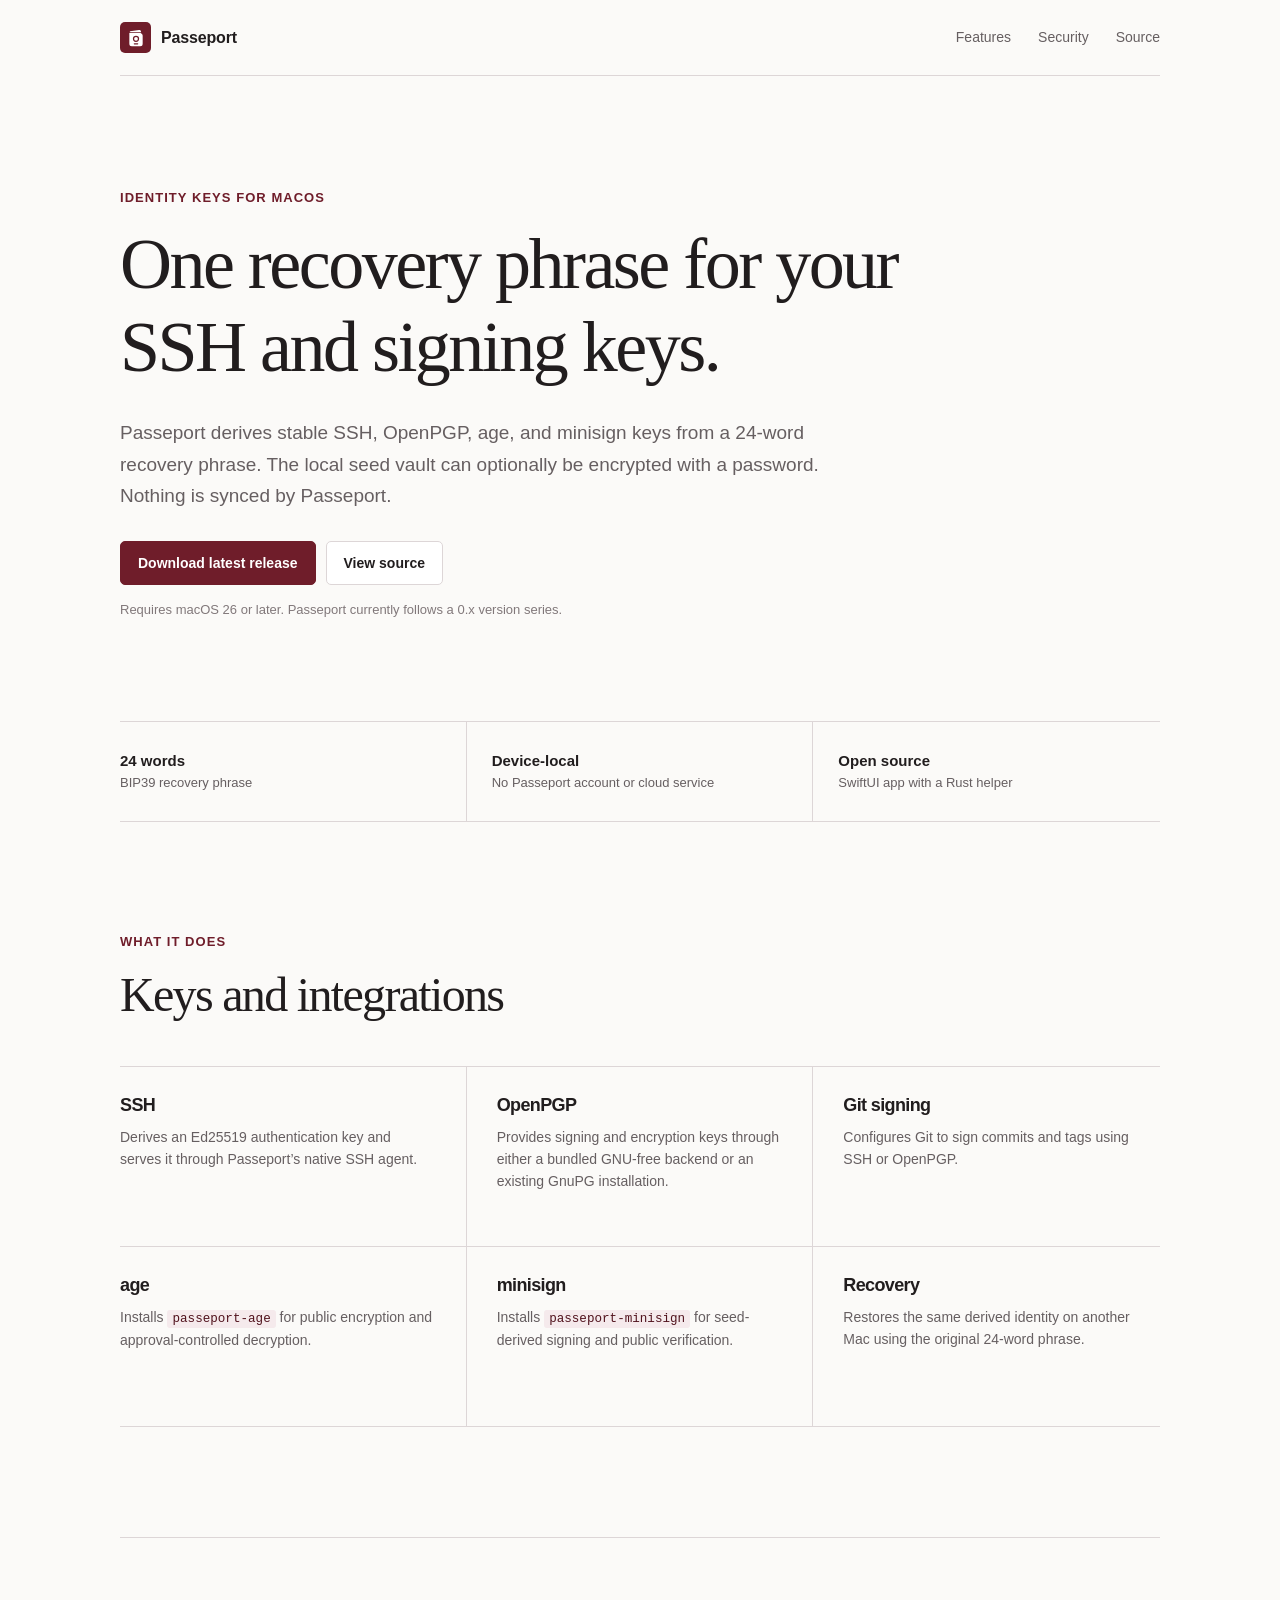
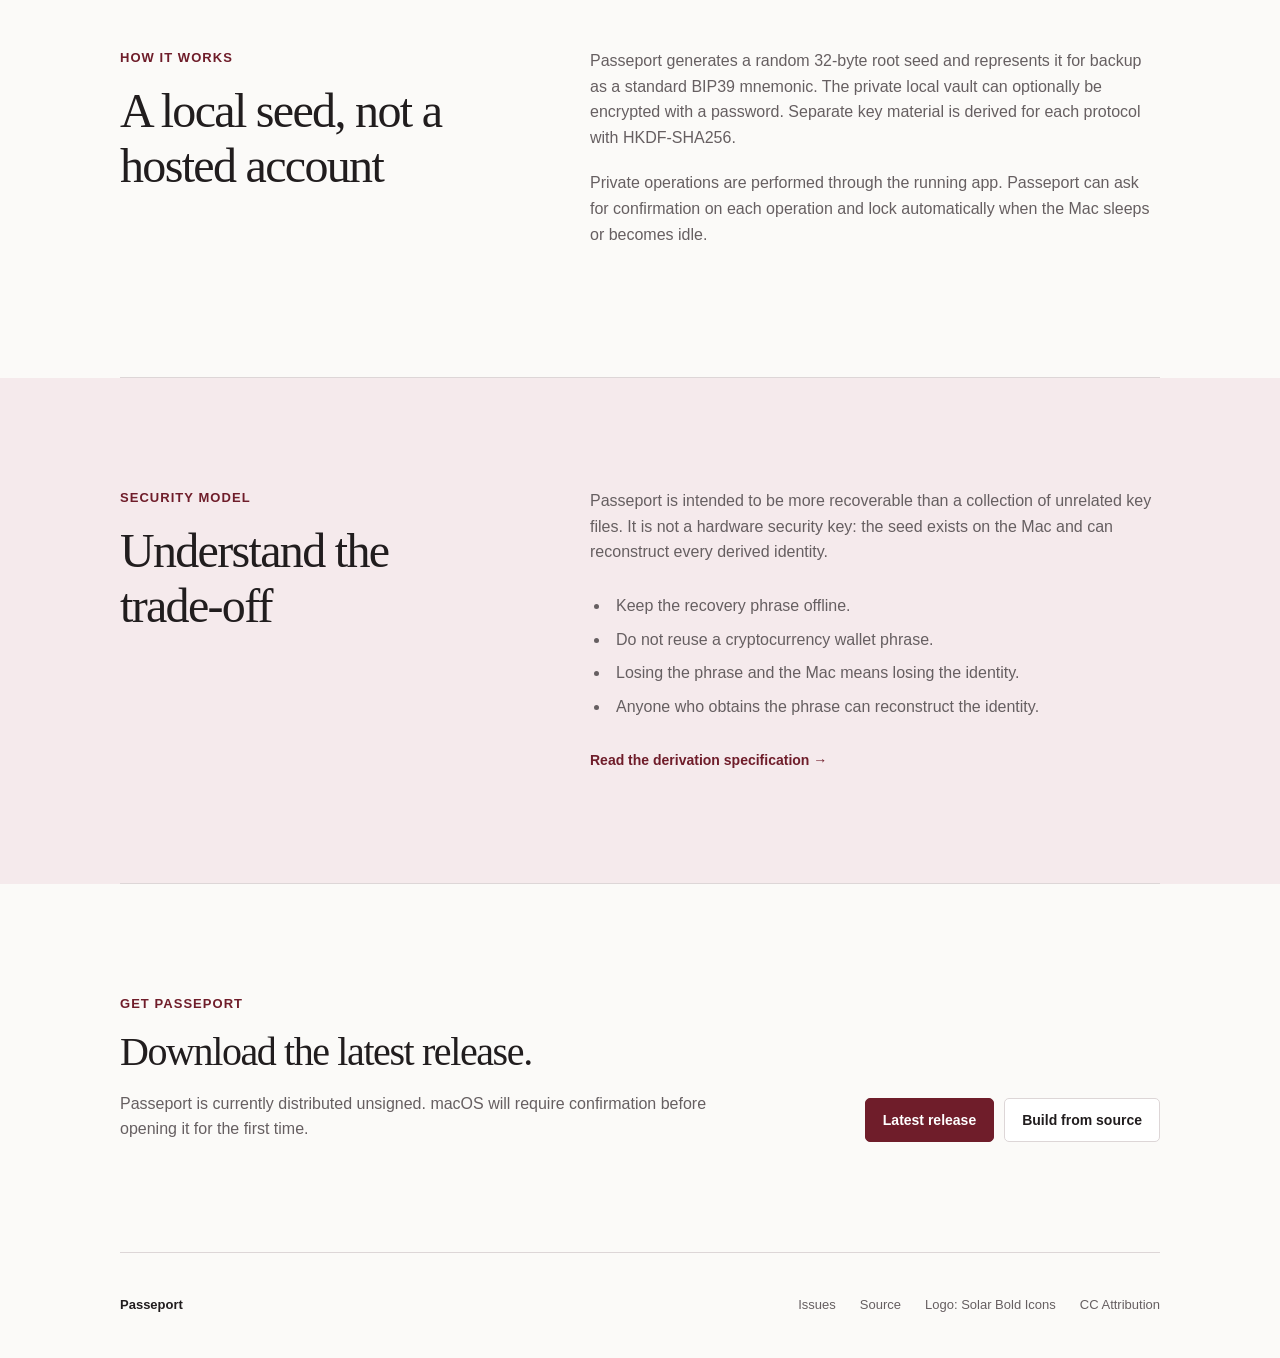
<file: docs/index.html>
<!doctype html>
<html lang="en">
<head>
  <meta charset="utf-8">
  <meta name="viewport" content="width=device-width, initial-scale=1">
  <meta name="theme-color" content="#6f1d2a">
  <meta name="description" content="Passeport is a native macOS app that derives SSH, OpenPGP, age, and minisign keys from one recovery phrase.">
  <title>Passeport</title>
  <link rel="icon" href="assets/passeport.svg" type="image/svg+xml">
  <link rel="stylesheet" href="style.css">
</head>
<body>
  <header>
    <a class="wordmark" href="#top">
      <span class="logo"><img src="assets/passeport.svg" alt=""></span>
      Passeport
    </a>
    <nav aria-label="Main navigation">
      <a href="#features">Features</a>
      <a href="#security">Security</a>
      <a href="https://github.com/mchalunderscore/passeport">Source</a>
    </nav>
  </header>

  <main id="top">
    <section class="hero">
      <p class="label">Identity keys for macOS</p>
      <h1>One recovery phrase for your SSH and signing keys.</h1>
      <p class="summary">Passeport derives stable SSH, OpenPGP, age, and minisign keys from a 24-word recovery phrase. The local seed vault can optionally be encrypted with a password. Nothing is synced by Passeport.</p>
      <div class="actions">
        <a class="button primary" href="https://github.com/mchalunderscore/passeport/releases/latest">Download latest release</a>
        <a class="button" href="https://github.com/mchalunderscore/passeport">View source</a>
      </div>
      <p class="note">Requires macOS 26 or later. Passeport currently follows a 0.x version series.</p>
    </section>

    <section class="facts" aria-label="Project facts">
      <div><strong>24 words</strong><span>BIP39 recovery phrase</span></div>
      <div><strong>Device-local</strong><span>No Passeport account or cloud service</span></div>
      <div><strong>Open source</strong><span>SwiftUI app with a Rust helper</span></div>
    </section>

    <section id="features">
      <div class="section-title">
        <p class="label">What it does</p>
        <h2>Keys and integrations</h2>
      </div>
      <div class="feature-list">
        <article>
          <h3>SSH</h3>
          <p>Derives an Ed25519 authentication key and serves it through Passeport’s native SSH agent.</p>
        </article>
        <article>
          <h3>OpenPGP</h3>
          <p>Provides signing and encryption keys through either a bundled GNU-free backend or an existing GnuPG installation.</p>
        </article>
        <article>
          <h3>Git signing</h3>
          <p>Configures Git to sign commits and tags using SSH or OpenPGP.</p>
        </article>
        <article>
          <h3>age</h3>
          <p>Installs <code>passeport-age</code> for public encryption and approval-controlled decryption.</p>
        </article>
        <article>
          <h3>minisign</h3>
          <p>Installs <code>passeport-minisign</code> for seed-derived signing and public verification.</p>
        </article>
        <article>
          <h3>Recovery</h3>
          <p>Restores the same derived identity on another Mac using the original 24-word phrase.</p>
        </article>
      </div>
    </section>

    <section class="how">
      <div class="section-title">
        <p class="label">How it works</p>
        <h2>A local seed, not a hosted account</h2>
      </div>
      <div class="prose">
        <p>Passeport generates a random 32-byte root seed and represents it for backup as a standard BIP39 mnemonic. The private local vault can optionally be encrypted with a password. Separate key material is derived for each protocol with HKDF-SHA256.</p>
        <p>Private operations are performed through the running app. Passeport can ask for confirmation on each operation and lock automatically when the Mac sleeps or becomes idle.</p>
      </div>
    </section>

    <section id="security" class="security">
      <div class="section-title">
        <p class="label">Security model</p>
        <h2>Understand the trade-off</h2>
      </div>
      <div class="prose">
        <p>Passeport is intended to be more recoverable than a collection of unrelated key files. It is not a hardware security key: the seed exists on the Mac and can reconstruct every derived identity.</p>
        <ul>
          <li>Keep the recovery phrase offline.</li>
          <li>Do not reuse a cryptocurrency wallet phrase.</li>
          <li>Losing the phrase and the Mac means losing the identity.</li>
          <li>Anyone who obtains the phrase can reconstruct the identity.</li>
        </ul>
        <a class="text-link" href="https://github.com/mchalunderscore/passeport/blob/main/DERIVATION.md">Read the derivation specification →</a>
      </div>
    </section>

    <section class="install">
      <div>
        <p class="label">Get Passeport</p>
        <h2>Download the latest release.</h2>
        <p>Passeport is currently distributed unsigned. macOS will require confirmation before opening it for the first time.</p>
      </div>
      <div class="actions">
        <a class="button primary" href="https://github.com/mchalunderscore/passeport/releases/latest">Latest release</a>
        <a class="button" href="https://github.com/mchalunderscore/passeport#build">Build from source</a>
      </div>
    </section>
  </main>

  <footer>
    <span>Passeport</span>
    <div>
      <a href="https://github.com/mchalunderscore/passeport/issues">Issues</a>
      <a href="https://github.com/mchalunderscore/passeport">Source</a>
      <a href="https://www.svgrepo.com/svg/526073/passport">Logo: Solar Bold Icons</a>
      <a href="https://www.svgrepo.com/page/licensing/#CC%20Attribution">CC Attribution</a>
    </div>
  </footer>
</body>
</html>
</file>
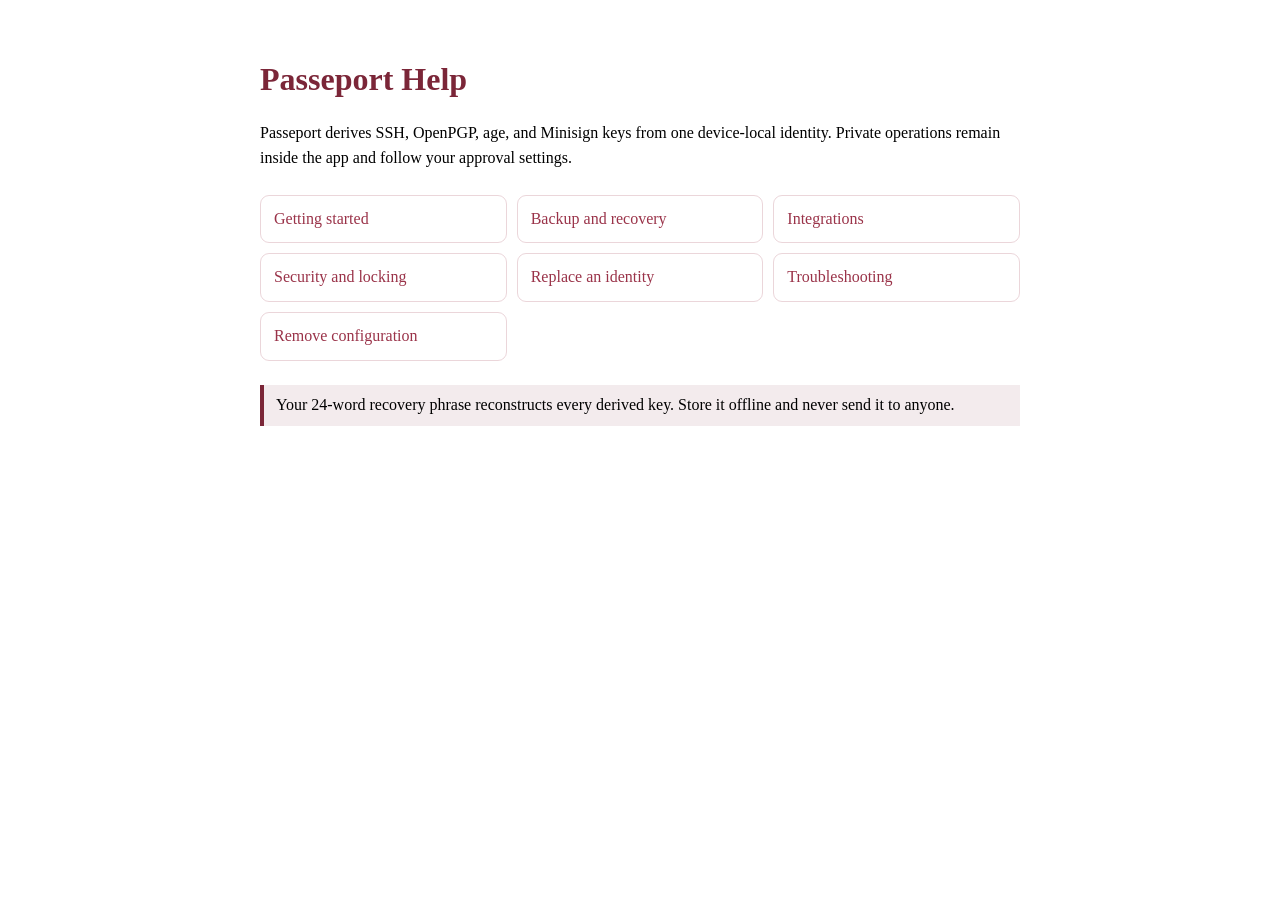
<file: Resources/Passeport.help/Contents/Resources/en.lproj/index.html>
<!doctype html><html lang="en"><head><meta charset="utf-8"><meta name="AppleTitle" content="Passeport Help"><meta name="description" content="Help for Passeport identity and signing integrations"><meta name="robots" content="anchors"><title>Passeport Help</title><link rel="stylesheet" href="style.css"></head><body>
<h1>Passeport Help</h1><p>Passeport derives SSH, OpenPGP, age, and Minisign keys from one device-local identity. Private operations remain inside the app and follow your approval settings.</p>
<nav><a href="getting-started.html">Getting started</a><a href="backup.html">Backup and recovery</a><a href="integrations.html">Integrations</a><a href="security.html">Security and locking</a><a href="replacement.html">Replace an identity</a><a href="troubleshooting.html">Troubleshooting</a><a href="removal.html">Remove configuration</a></nav>
<p class="note">Your 24-word recovery phrase reconstructs every derived key. Store it offline and never send it to anyone.</p>
</body></html>
</file>
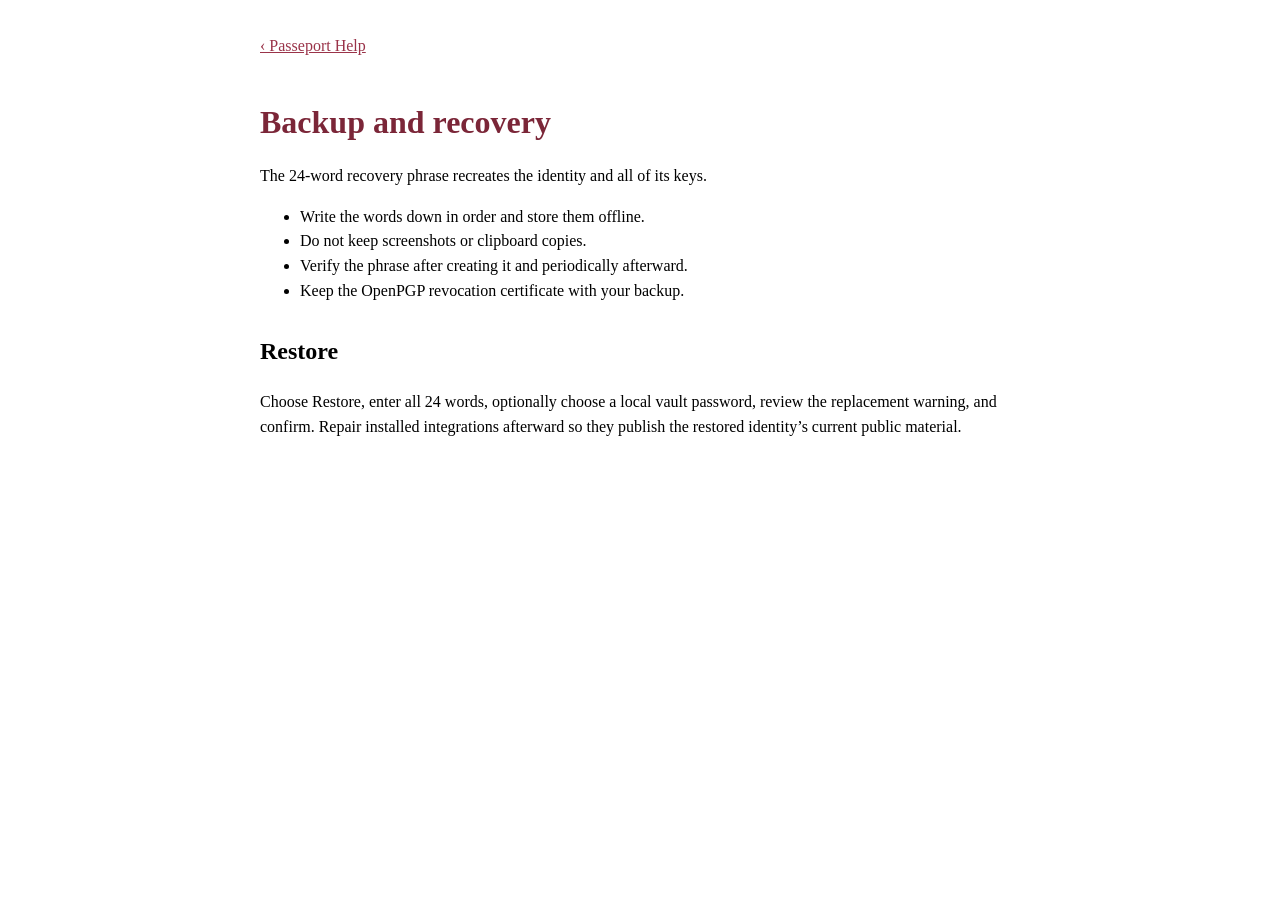
<file: Resources/Passeport.help/Contents/Resources/en.lproj/backup.html>
<!doctype html><html lang="en"><head><meta charset="utf-8"><meta name="AppleTitle" content="Backup and recovery"><meta name="description" content="Back up, verify, and restore a Passeport recovery phrase"><title>Backup and recovery</title><link rel="stylesheet" href="style.css"></head><body><a class="back" href="index.html">‹ Passeport Help</a><h1>Backup and recovery</h1>
<p>The 24-word recovery phrase recreates the identity and all of its keys.</p><ul><li>Write the words down in order and store them offline.</li><li>Do not keep screenshots or clipboard copies.</li><li>Verify the phrase after creating it and periodically afterward.</li><li>Keep the OpenPGP revocation certificate with your backup.</li></ul>
<h2>Restore</h2><p>Choose Restore, enter all 24 words, optionally choose a local vault password, review the replacement warning, and confirm. Repair installed integrations afterward so they publish the restored identity’s current public material.</p>
</body></html>
</file>
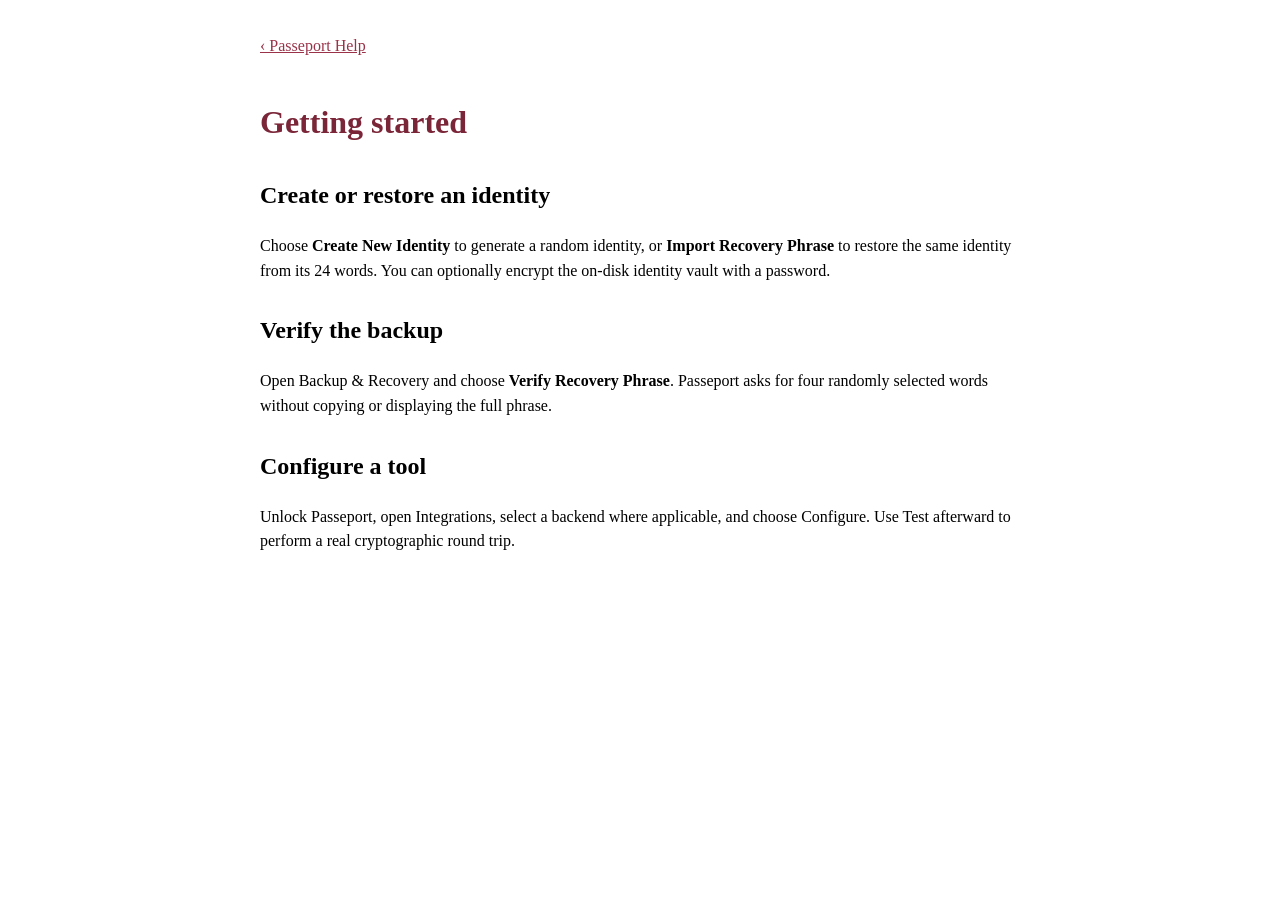
<file: Resources/Passeport.help/Contents/Resources/en.lproj/getting-started.html>
<!doctype html><html lang="en"><head><meta charset="utf-8"><meta name="AppleTitle" content="Getting started"><meta name="description" content="Create, unlock, and prepare a Passeport identity"><title>Getting started</title><link rel="stylesheet" href="style.css"></head><body><a class="back" href="index.html">‹ Passeport Help</a><h1>Getting started</h1>
<h2>Create or restore an identity</h2><p>Choose <b>Create New Identity</b> to generate a random identity, or <b>Import Recovery Phrase</b> to restore the same identity from its 24 words. You can optionally encrypt the on-disk identity vault with a password.</p>
<h2>Verify the backup</h2><p>Open Backup &amp; Recovery and choose <b>Verify Recovery Phrase</b>. Passeport asks for four randomly selected words without copying or displaying the full phrase.</p>
<h2>Configure a tool</h2><p>Unlock Passeport, open Integrations, select a backend where applicable, and choose Configure. Use Test afterward to perform a real cryptographic round trip.</p>
</body></html>
</file>
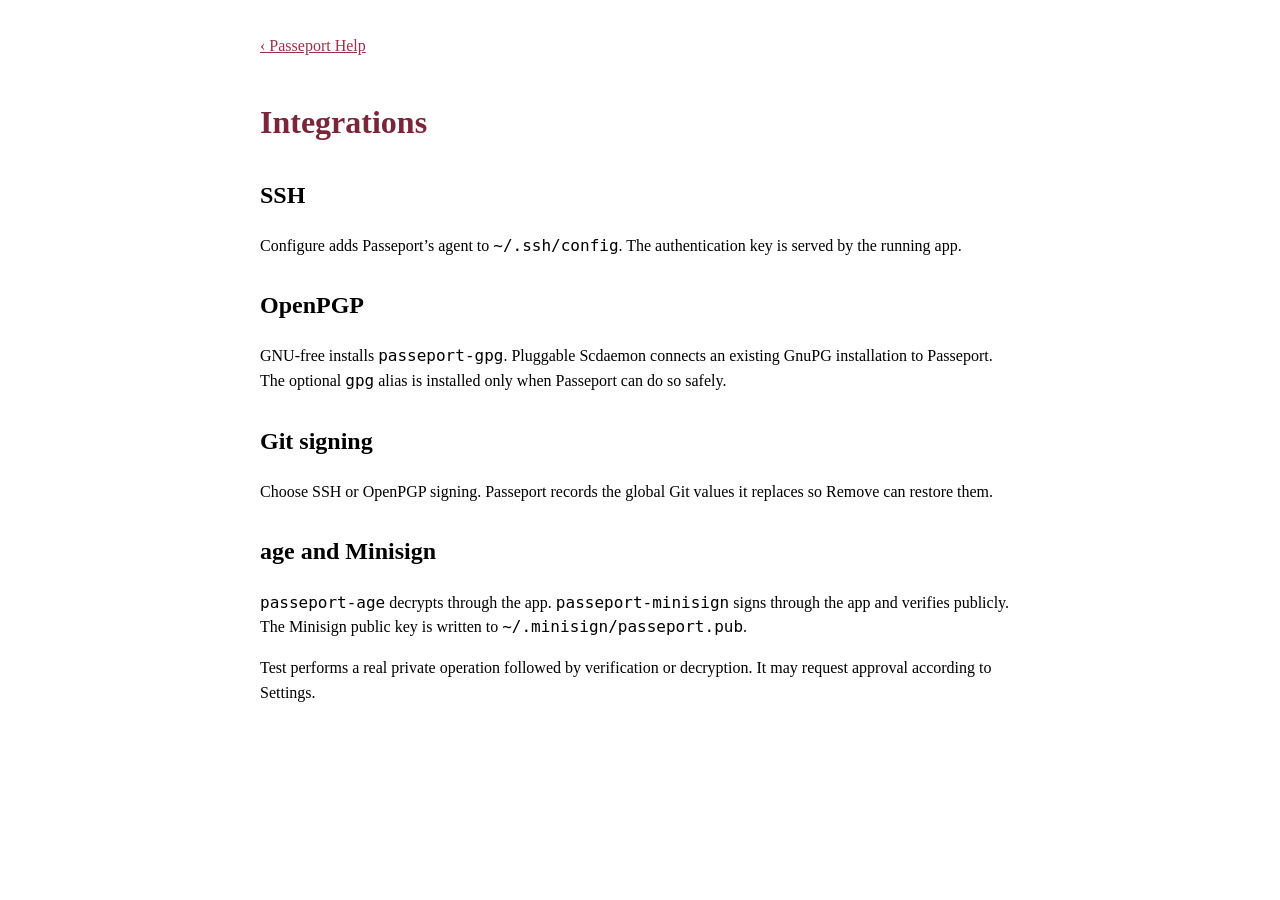
<file: Resources/Passeport.help/Contents/Resources/en.lproj/integrations.html>
<!doctype html><html lang="en"><head><meta charset="utf-8"><meta name="AppleTitle" content="Integrations"><meta name="description" content="Configure SSH OpenPGP Git age and Minisign"><title>Integrations</title><link rel="stylesheet" href="style.css"></head><body><a class="back" href="index.html">‹ Passeport Help</a><h1>Integrations</h1>
<h2>SSH</h2><p>Configure adds Passeport’s agent to <code>~/.ssh/config</code>. The authentication key is served by the running app.</p>
<h2>OpenPGP</h2><p>GNU-free installs <code>passeport-gpg</code>. Pluggable Scdaemon connects an existing GnuPG installation to Passeport. The optional <code>gpg</code> alias is installed only when Passeport can do so safely.</p>
<h2>Git signing</h2><p>Choose SSH or OpenPGP signing. Passeport records the global Git values it replaces so Remove can restore them.</p>
<h2>age and Minisign</h2><p><code>passeport-age</code> decrypts through the app. <code>passeport-minisign</code> signs through the app and verifies publicly. The Minisign public key is written to <code>~/.minisign/passeport.pub</code>.</p>
<p>Test performs a real private operation followed by verification or decryption. It may request approval according to Settings.</p>
</body></html>
</file>
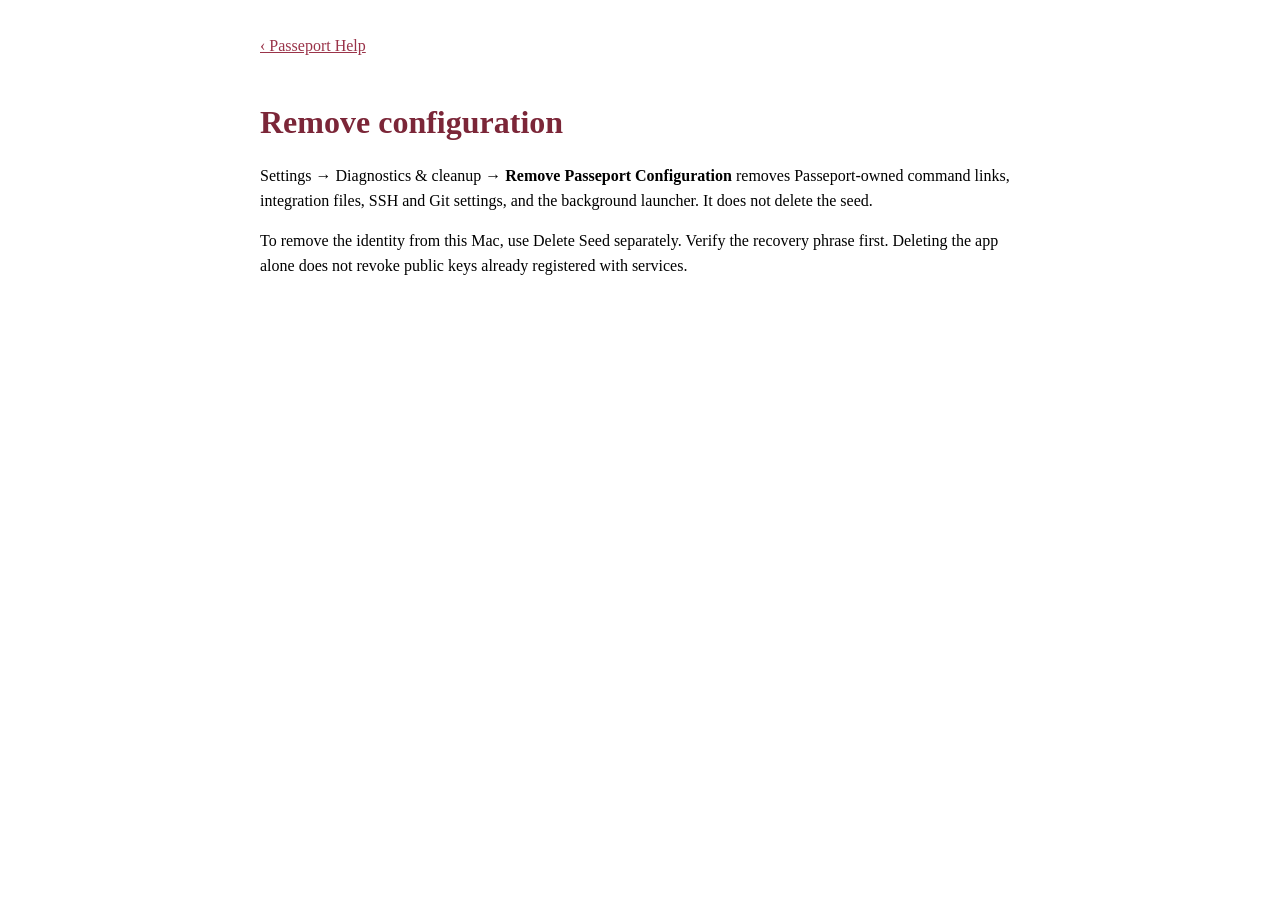
<file: Resources/Passeport.help/Contents/Resources/en.lproj/removal.html>
<!doctype html><html lang="en"><head><meta charset="utf-8"><meta name="AppleTitle" content="Remove configuration"><meta name="description" content="Remove Passeport-managed files and settings"><title>Remove configuration</title><link rel="stylesheet" href="style.css"></head><body><a class="back" href="index.html">‹ Passeport Help</a><h1>Remove configuration</h1>
<p>Settings → Diagnostics &amp; cleanup → <b>Remove Passeport Configuration</b> removes Passeport-owned command links, integration files, SSH and Git settings, and the background launcher. It does not delete the seed.</p>
<p>To remove the identity from this Mac, use Delete Seed separately. Verify the recovery phrase first. Deleting the app alone does not revoke public keys already registered with services.</p>
</body></html>
</file>
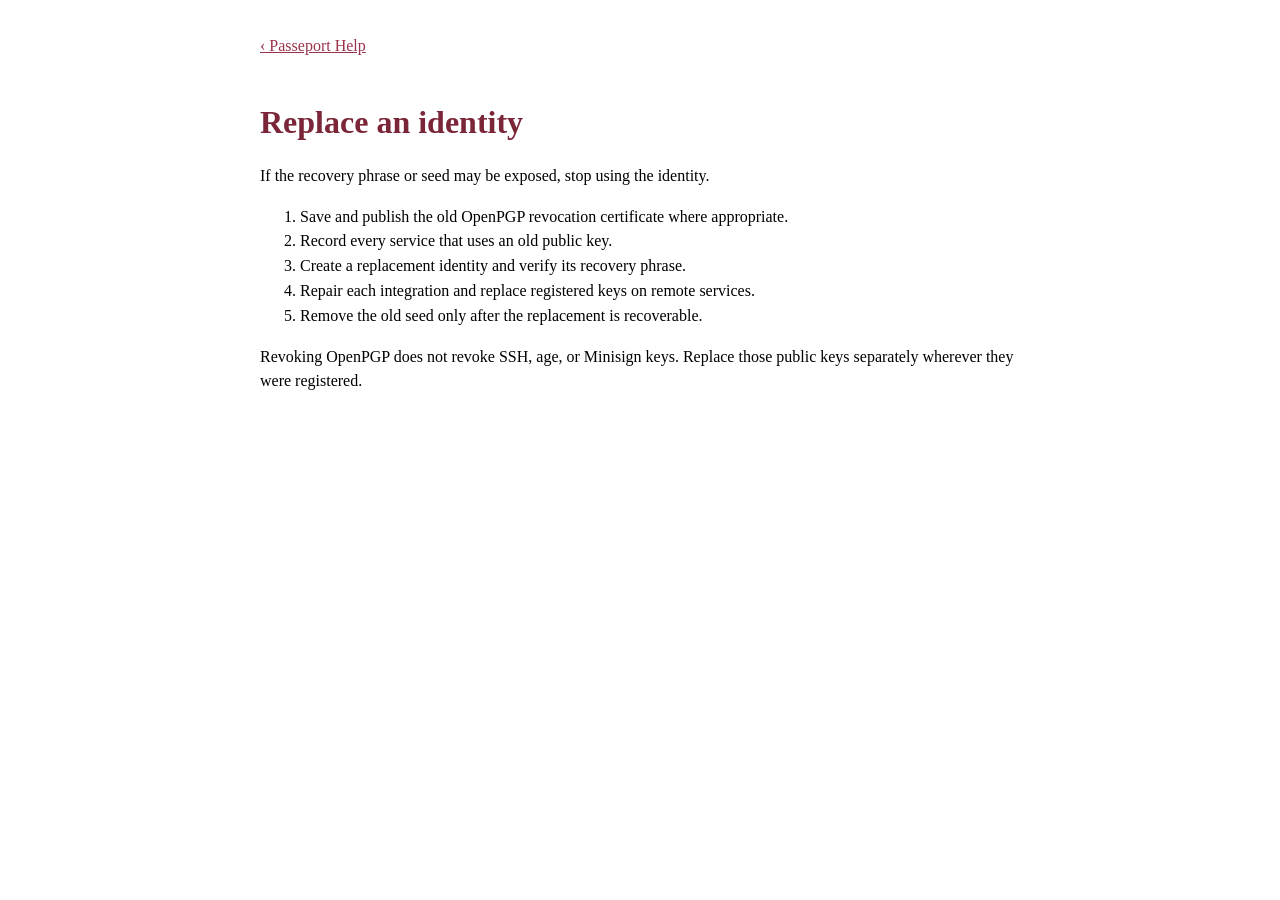
<file: Resources/Passeport.help/Contents/Resources/en.lproj/replacement.html>
<!doctype html><html lang="en"><head><meta charset="utf-8"><meta name="AppleTitle" content="Replace an identity"><meta name="description" content="Respond to a lost or compromised Passeport identity"><title>Replace an identity</title><link rel="stylesheet" href="style.css"></head><body><a class="back" href="index.html">‹ Passeport Help</a><h1>Replace an identity</h1>
<p>If the recovery phrase or seed may be exposed, stop using the identity.</p><ol><li>Save and publish the old OpenPGP revocation certificate where appropriate.</li><li>Record every service that uses an old public key.</li><li>Create a replacement identity and verify its recovery phrase.</li><li>Repair each integration and replace registered keys on remote services.</li><li>Remove the old seed only after the replacement is recoverable.</li></ol>
<p>Revoking OpenPGP does not revoke SSH, age, or Minisign keys. Replace those public keys separately wherever they were registered.</p>
</body></html>
</file>
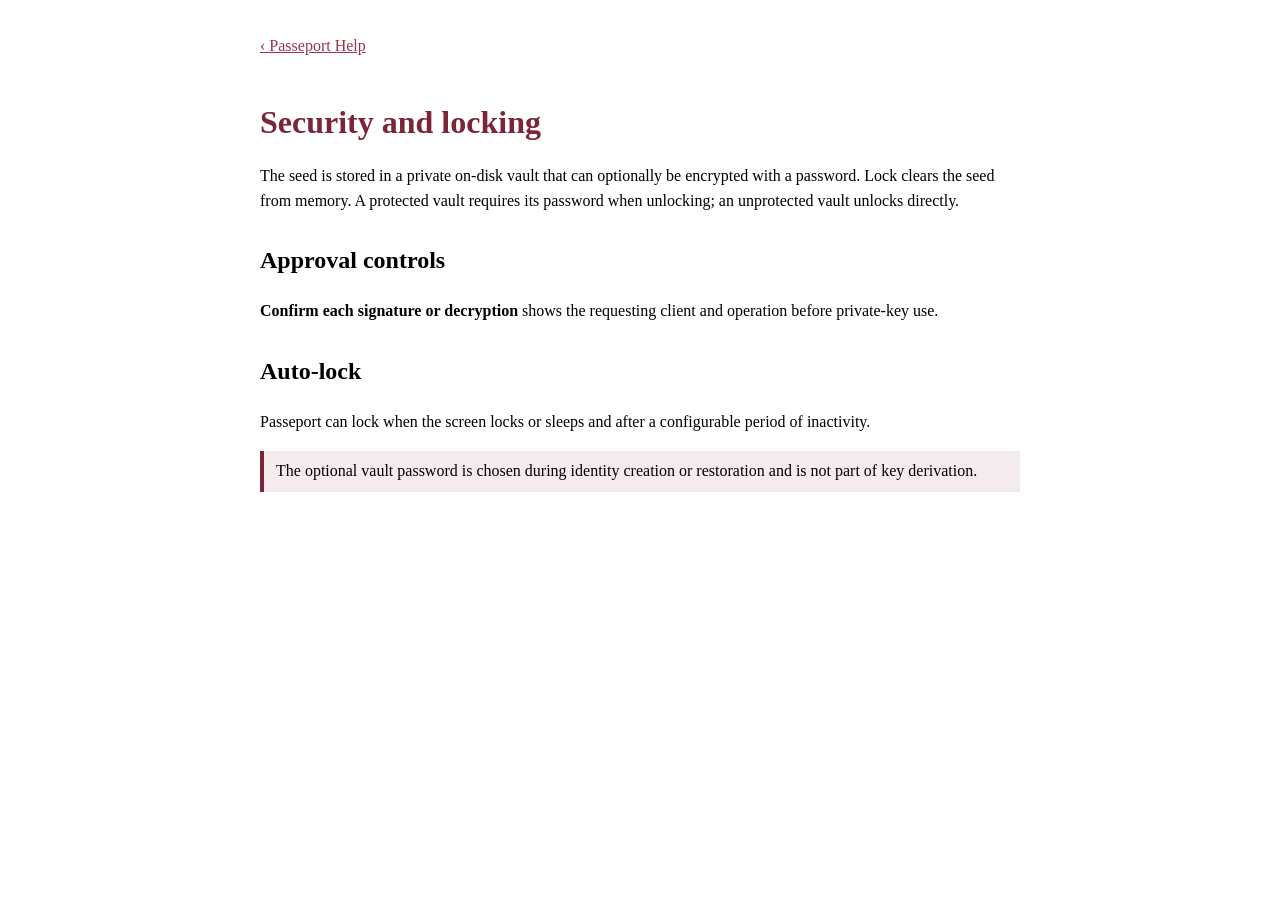
<file: Resources/Passeport.help/Contents/Resources/en.lproj/security.html>
<!doctype html><html lang="en"><head><meta charset="utf-8"><meta name="AppleTitle" content="Security and locking"><meta name="description" content="Understand Passeport locking and operation approval"><title>Security and locking</title><link rel="stylesheet" href="style.css"></head><body><a class="back" href="index.html">‹ Passeport Help</a><h1>Security and locking</h1>
<p>The seed is stored in a private on-disk vault that can optionally be encrypted with a password. Lock clears the seed from memory. A protected vault requires its password when unlocking; an unprotected vault unlocks directly.</p>
<h2>Approval controls</h2><p><b>Confirm each signature or decryption</b> shows the requesting client and operation before private-key use.</p>
<h2>Auto-lock</h2><p>Passeport can lock when the screen locks or sleeps and after a configurable period of inactivity.</p>
<p class="note">The optional vault password is chosen during identity creation or restoration and is not part of key derivation.</p>
</body></html>
</file>
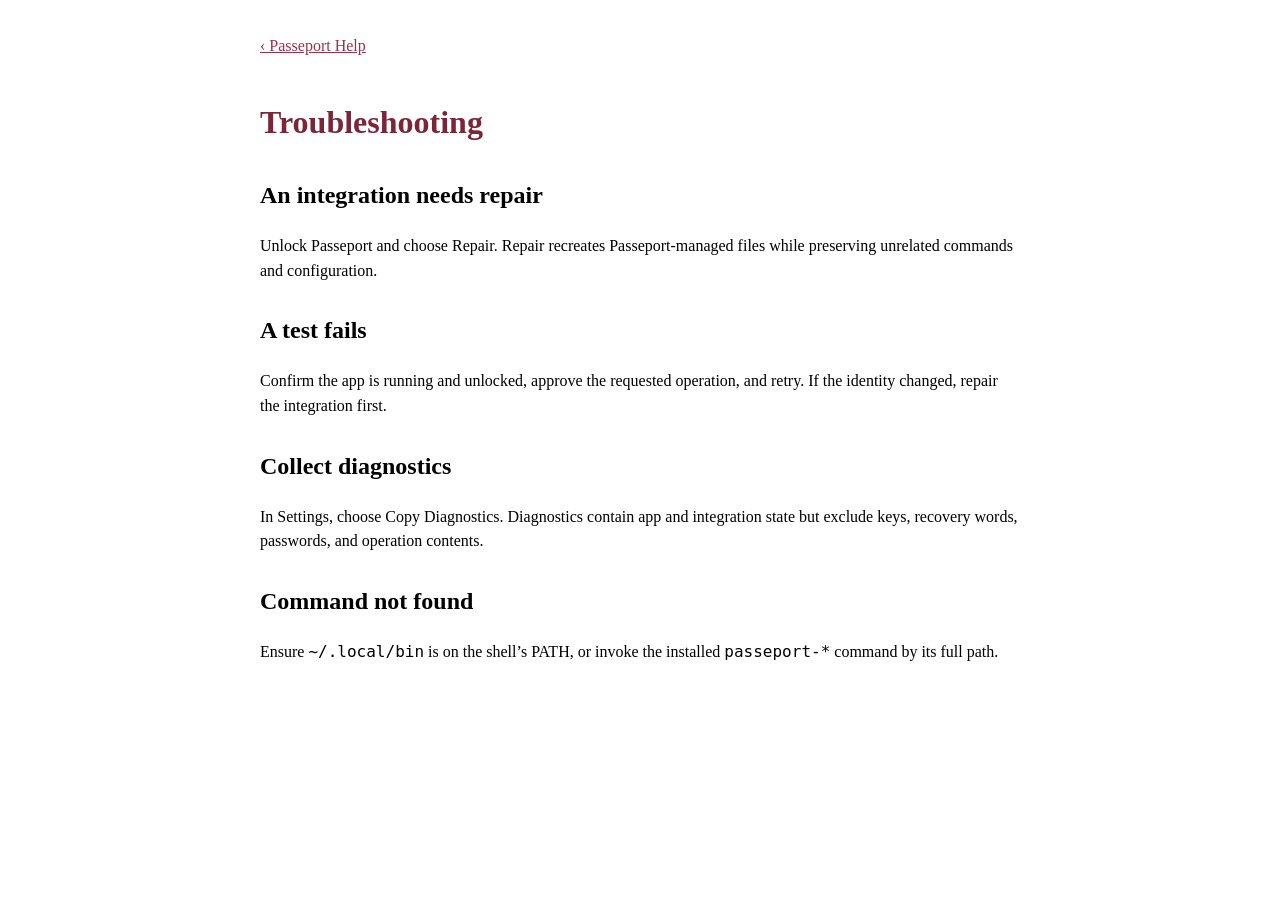
<file: Resources/Passeport.help/Contents/Resources/en.lproj/troubleshooting.html>
<!doctype html><html lang="en"><head><meta charset="utf-8"><meta name="AppleTitle" content="Troubleshooting"><meta name="description" content="Repair and diagnose Passeport integrations"><title>Troubleshooting</title><link rel="stylesheet" href="style.css"></head><body><a class="back" href="index.html">‹ Passeport Help</a><h1>Troubleshooting</h1>
<h2>An integration needs repair</h2><p>Unlock Passeport and choose Repair. Repair recreates Passeport-managed files while preserving unrelated commands and configuration.</p>
<h2>A test fails</h2><p>Confirm the app is running and unlocked, approve the requested operation, and retry. If the identity changed, repair the integration first.</p>
<h2>Collect diagnostics</h2><p>In Settings, choose Copy Diagnostics. Diagnostics contain app and integration state but exclude keys, recovery words, passwords, and operation contents.</p>
<h2>Command not found</h2><p>Ensure <code>~/.local/bin</code> is on the shell’s PATH, or invoke the installed <code>passeport-*</code> command by its full path.</p>
</body></html>
</file>
<file: docs/style.css>
:root {
  color-scheme: light;
  --maroon: #6f1d2a;
  --maroon-dark: #51131d;
  --maroon-pale: #f5eaec;
  --ink: #211d1e;
  --muted: #665f61;
  --line: #ddd6d7;
  --paper: #fbfaf8;
  --white: #fff;
  --width: 1040px;
}

* { box-sizing: border-box; }
html { scroll-behavior: smooth; }
body {
  margin: 0;
  color: var(--ink);
  background: var(--paper);
  font-family: -apple-system, BlinkMacSystemFont, "Helvetica Neue", Arial, sans-serif;
  font-size: 16px;
  line-height: 1.6;
  -webkit-font-smoothing: antialiased;
}
a { color: inherit; text-decoration: none; }

header, main, footer { width: min(calc(100% - 48px), var(--width)); margin-inline: auto; }
header {
  height: 76px;
  display: flex;
  align-items: center;
  justify-content: space-between;
  border-bottom: 1px solid var(--line);
}
.wordmark { display: flex; align-items: center; gap: 10px; font-weight: 700; letter-spacing: -.01em; }
.logo { width: 31px; height: 31px; display: grid; place-items: center; color: white; background: var(--maroon); border-radius: 5px; }
.logo img { width: 20px; color: white; filter: invert(1); }
nav { display: flex; gap: 27px; color: var(--muted); font-size: 14px; }
nav a:hover, footer a:hover { color: var(--maroon); }

.hero { max-width: 790px; padding: 112px 0 100px; }
.label { margin: 0 0 14px; color: var(--maroon); font-size: 13px; font-weight: 700; letter-spacing: .08em; text-transform: uppercase; }
h1, h2, h3 { line-height: 1.15; letter-spacing: -.035em; }
h1 { margin: 0; max-width: 780px; font-family: Georgia, "Times New Roman", serif; font-size: clamp(48px, 6vw, 72px); font-weight: 500; }
.summary { max-width: 710px; margin: 29px 0 0; color: var(--muted); font-size: 19px; line-height: 1.65; }
.actions { display: flex; flex-wrap: wrap; gap: 10px; margin-top: 30px; }
.button { display: inline-flex; align-items: center; min-height: 44px; padding: 0 17px; border: 1px solid var(--line); border-radius: 5px; background: var(--white); font-size: 14px; font-weight: 650; }
.button:hover { border-color: #aaa0a2; }
.button.primary { color: white; border-color: var(--maroon); background: var(--maroon); }
.button.primary:hover { background: var(--maroon-dark); }
.note { margin: 15px 0 0; color: #81787a; font-size: 13px; }

.facts { display: grid; grid-template-columns: repeat(3, 1fr); border-top: 1px solid var(--line); border-bottom: 1px solid var(--line); }
.facts div { display: flex; flex-direction: column; padding: 27px 25px; border-right: 1px solid var(--line); }
.facts div:first-child { padding-left: 0; }
.facts div:last-child { border: 0; }
.facts strong { font-size: 15px; }
.facts span { color: var(--muted); font-size: 13px; }

section:not(.hero, .facts) { padding: 110px 0; border-bottom: 1px solid var(--line); }
.section-title { max-width: 670px; margin-bottom: 44px; }
h2 { margin: 0; font-family: Georgia, "Times New Roman", serif; font-size: clamp(34px, 4vw, 48px); font-weight: 500; }
.feature-list { display: grid; grid-template-columns: repeat(3, 1fr); border-top: 1px solid var(--line); }
.feature-list article { min-height: 180px; padding: 28px 30px 28px 0; border-bottom: 1px solid var(--line); }
.feature-list article:not(:nth-child(3n)) { border-right: 1px solid var(--line); }
.feature-list article:nth-child(3n+2), .feature-list article:nth-child(3n) { padding-left: 30px; }
.feature-list h3 { margin: 0 0 10px; font-size: 18px; }
.feature-list p, .prose { color: var(--muted); }
.feature-list p { margin: 0; font-size: 14px; }
code { padding: 2px 5px; color: var(--maroon-dark); background: var(--maroon-pale); border-radius: 3px; font-family: "SFMono-Regular", Consolas, monospace; font-size: .9em; }

.how, .security { display: grid; grid-template-columns: .8fr 1.2fr; gap: 90px; }
.how .section-title, .security .section-title { margin: 0; }
.prose { max-width: 650px; font-size: 16px; }
.prose p:first-child { margin-top: 0; }
.prose p { margin-bottom: 20px; }
.prose ul { margin: 28px 0; padding-left: 20px; }
.prose li { margin: 8px 0; padding-left: 6px; }
.text-link { color: var(--maroon); font-weight: 650; font-size: 14px; }
.security { background: var(--maroon-pale); box-shadow: 50vw 0 var(--maroon-pale), -50vw 0 var(--maroon-pale); }

.install { display: flex; align-items: flex-end; justify-content: space-between; gap: 50px; }
.install h2 { font-size: 40px; }
.install p:not(.label) { max-width: 610px; margin-bottom: 0; color: var(--muted); }
.install .actions { flex-shrink: 0; }

footer { min-height: 105px; display: flex; align-items: center; justify-content: space-between; color: var(--muted); font-size: 13px; }
footer > span { color: var(--ink); font-weight: 700; }
footer div { display: flex; flex-wrap: wrap; justify-content: flex-end; gap: 8px 24px; }

@media (max-width: 740px) {
  header, main, footer { width: min(calc(100% - 32px), var(--width)); }
  nav a:not(:last-child) { display: none; }
  .hero { padding: 78px 0 72px; }
  h1 { font-size: 47px; }
  .summary { font-size: 17px; }
  .facts { grid-template-columns: 1fr; }
  .facts div, .facts div:first-child { padding: 18px 0; border-right: 0; border-bottom: 1px solid var(--line); }
  .facts div:last-child { border-bottom: 0; }
  section:not(.hero, .facts) { padding: 78px 0; }
  .feature-list { grid-template-columns: 1fr; }
  .feature-list article, .feature-list article:nth-child(3n+2), .feature-list article:nth-child(3n) { min-height: 0; padding: 24px 0; border-right: 0; }
  .how, .security { grid-template-columns: 1fr; gap: 35px; }
  .install { align-items: flex-start; flex-direction: column; }
  .install .actions, .install .button { width: 100%; }
  .install .button { justify-content: center; }
  footer { padding: 30px 0; align-items: flex-start; }
  footer div { justify-content: flex-end; }
}

@media (prefers-reduced-motion: reduce) { html { scroll-behavior: auto; } }
</file>
<file: Resources/Passeport.help/Contents/Resources/en.lproj/style.css>
:root { color-scheme: light dark; font: -apple-system-body; }
body { max-width: 760px; margin: 0 auto; padding: 34px; line-height: 1.55; }
h1 { color: #7b2638; font-size: 2rem; margin-bottom: .35rem; }
h2 { margin-top: 1.8rem; }
a { color: #9a3349; }
nav { display: grid; grid-template-columns: repeat(auto-fit, minmax(210px, 1fr)); gap: 10px; margin: 24px 0; }
nav a { border: 1px solid color-mix(in srgb, currentColor 20%, transparent); border-radius: 9px; padding: 11px 13px; text-decoration: none; }
code { font-family: ui-monospace, SFMono-Regular, Menlo, monospace; }
.note { border-left: 4px solid #7b2638; padding: 8px 12px; background: color-mix(in srgb, #7b2638 9%, transparent); }
.back { display: inline-block; margin-bottom: 18px; }
@media (prefers-color-scheme: dark) { h1, a { color: #d47b8d; } }
</file>
